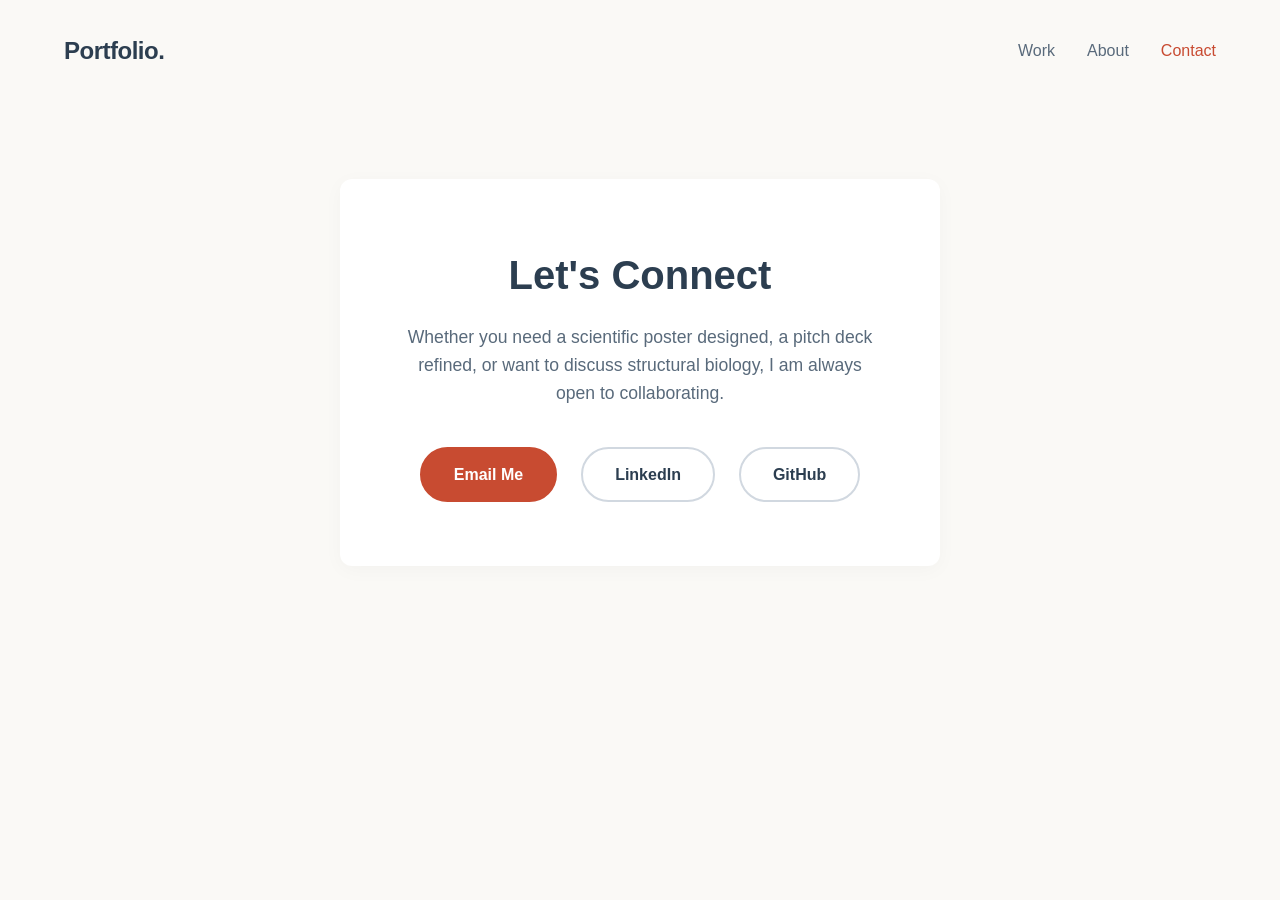
<file: contact.html>
<!DOCTYPE html>
<html lang="en">
<head>
  <meta charset="UTF-8">
  <meta name="viewport" content="width=device-width, initial-scale=1.0">
  <title>Contact - Scientific Design Portfolio</title>
  <link rel="stylesheet" href="css/style.css">
</head>
<body>

  <!-- Navigation -->
  <nav class="navbar">
    <div class="logo">Portfolio.</div>
    <ul class="nav-links">
      <li><a href="index.html">Work</a></li>
      <li><a href="about.html">About</a></li>
      <li><a href="contact.html" class="active">Contact</a></li>
    </ul>
  </nav>

  <!-- Contact Section -->
  <main class="contact-page">
    <div class="contact-container">
      <h1>Let's Connect</h1>
      <p>Whether you need a scientific poster designed, a pitch deck refined, or want to discuss structural biology, I am always open to collaborating.</p>
      
      <div class="contact-links">
        <!-- Replace the '#' with your actual links -->
        <a href="mailto:siddiquialia026@gmail.com" class="contact-btn">Email Me</a>
        <a href="https://www.linkedin.com/in/aliasiddiqui/" class="contact-btn outline">LinkedIn</a>
        <a href="https://github.com/aliasiddiqui6" class="contact-btn outline">GitHub</a>
      </div>
    </div>
  </main>

</body>
</html>
</file>
<file: css/style.css>
/* Base Styles & Typography */
:root {
  --bg-color: #faf9f6; /* Warm off-white */
  --text-primary: #2c3e50; /* Deep slate */
  --text-secondary: #596a7b;
  --accent-color: #c84b31; /* Earthy terracotta */
  --card-bg: #ffffff;
}

* {
  margin: 0;
  padding: 0;
  box-sizing: border-box;
}

body {
  font-family: 'Helvetica Neue', Helvetica, Arial, sans-serif;
  background-color: var(--bg-color);
  color: var(--text-primary);
  line-height: 1.6;
  padding: 0 5%;
}

/* Navigation */
.navbar {
  display: flex;
  justify-content: space-between;
  align-items: center;
  padding: 2rem 0;
}

.logo {
  font-size: 1.5rem;
  font-weight: bold;
  letter-spacing: -0.5px;
}

.nav-links {
  list-style: none;
  display: flex;
  gap: 2rem;
}

.nav-links a {
  text-decoration: none;
  color: var(--text-secondary);
  font-weight: 500;
  transition: color 0.2s;
}

.nav-links a:hover, .nav-links a.active {
  color: var(--accent-color);
}

/* Header */
.portfolio-header {
  text-align: center;
  margin: 4rem 0;
}

.portfolio-header h1 {
  font-size: 2.5rem;
  margin-bottom: 0.5rem;
}

.portfolio-header p {
  color: var(--text-secondary);
  font-size: 1.2rem;
}

/* About Me Hero Section */
.about-hero {
  display: flex;
  align-items: center;
  justify-content: space-between;
  gap: 4rem;
  margin: 5rem 0;
  padding: 3rem;
  background-color: white;
  border-radius: 12px;
  box-shadow: 0 4px 20px rgba(0,0,0,0.03);
}

.hero-content {
  flex: 1;
}

.hero-content h1 {
  font-size: 2.5rem;
  margin-bottom: 1.5rem;
  color: var(--text-primary);
  line-height: 1.2;
}

.hero-content p {
  font-size: 1.15rem;
  color: var(--text-secondary);
  margin-bottom: 1rem;
}

.hero-image {
  flex: 0 0 250px; /* Fixed width for the image container */
  display: flex;
  justify-content: center;
}

.hero-image img {
  width: 250px;
  height: 250px;
  border-radius: 50%;
  object-fit: cover;
  border: 4px solid var(--accent-color);
  box-shadow: 0 8px 16px rgba(0,0,0,0.1);
}

/* Make it responsive for mobile phones */
@media (max-width: 768px) {
  .about-hero {
    flex-direction: column-reverse;
    text-align: center;
    gap: 2rem;
    padding: 2rem;
  }
}

/* Filter Menu */
.filter-menu {
  display: flex;
  justify-content: center;
  flex-wrap: wrap;
  gap: 1rem;
  margin-bottom: 3rem;
}

.filter-btn {
  background: transparent;
  border: 1px solid #d1d8e0;
  padding: 0.5rem 1.2rem;
  border-radius: 30px;
  cursor: pointer;
  font-size: 0.95rem;
  color: var(--text-primary);
  transition: all 0.3s ease;
}

.filter-btn:hover, .filter-btn.active {
  background: var(--accent-color);
  color: white;
  border-color: var(--accent-color);
}

/* Poster Gallery Grid */
.poster-gallery {
  display: grid;
  grid-template-columns: repeat(auto-fill, minmax(320px, 1fr));
  gap: 2.5rem;
  margin-bottom: 5rem;
}

/* Individual Poster Card */
.poster-card {
  background-color: var(--card-bg);
  border-radius: 8px;
  overflow: hidden;
  position: relative;
  box-shadow: 0 4px 15px rgba(0,0,0,0.05);
  transition: transform 0.3s ease, box-shadow 0.3s ease;
}

.poster-card:hover {
  transform: translateY(-5px);
  box-shadow: 0 10px 25px rgba(0,0,0,0.1);
}

.poster-card img {
  width: 100%;
  height: auto; /* Removes the fixed 250px restriction */
  aspect-ratio: 1 / 1.414; /* Matches standard academic poster dimensions (A0/A1) */
  object-fit: contain; /* Ensures the whole poster fits inside without getting cropped */
  background-color: #f8f9fa; /* Adds a subtle gray background if ratios differ slightly */
  border-bottom: 1px solid #eee;
}

.card-content {
  padding: 1.5rem;
}

.card-content h3 {
  font-size: 1.1rem;
  margin-bottom: 0.5rem;
  line-height: 1.4;
}

.tags {
  font-size: 0.85rem;
  color: var(--accent-color);
}

/* Award Badge */
.badge {
  position: absolute;
  top: 15px;
  left: 15px;
  background-color: var(--accent-color);
  color: white;
  padding: 0.4rem 0.8rem;
  font-size: 0.8rem;
  font-weight: bold;
  border-radius: 4px;
  box-shadow: 0 2px 5px rgba(0,0,0,0.2);
}

/* Utility class for hiding filtered items */
.hide {
  display: none;
}

/* --- ABOUT PAGE STYLES --- */
.about-page {
  padding: 4rem 0;
}

.about-header {
  text-align: center;
  margin-bottom: 4rem;
}

.about-header h1 {
  font-size: 2.5rem;
  margin-bottom: 0.5rem;
}

.about-header p {
  color: var(--text-secondary);
  font-size: 1.2rem;
}

.about-grid {
  display: grid;
  grid-template-columns: 1fr 1fr;
  gap: 4rem;
  align-items: center;
  background-color: white;
  padding: 3rem;
  border-radius: 12px;
  box-shadow: 0 4px 20px rgba(0,0,0,0.03);
}

.about-text h2 {
  font-size: 1.8rem;
  margin-bottom: 1.5rem;
}

.about-text p {
  margin-bottom: 1.2rem;
  font-size: 1.1rem;
  color: var(--text-secondary);
}

.about-text h3 {
  margin-top: 2rem;
  margin-bottom: 1rem;
  font-size: 1.3rem;
}

.award-list {
  list-style-type: none;
}

.award-list li {
  padding: 0.5rem 0;
  border-bottom: 1px solid #eee;
  color: var(--text-secondary);
}

.award-list li strong {
  color: var(--accent-color);
}

.about-img {
  width: 100%;
  border-radius: 8px;
  box-shadow: 0 8px 16px rgba(0,0,0,0.1);
}

/* --- CONTACT PAGE STYLES --- */
.contact-page {
  display: flex;
  justify-content: center;
  align-items: center;
  min-height: 60vh;
}

.contact-container {
  text-align: center;
  background-color: white;
  padding: 4rem;
  border-radius: 12px;
  box-shadow: 0 4px 20px rgba(0,0,0,0.03);
  max-width: 600px;
}

.contact-container h1 {
  font-size: 2.5rem;
  margin-bottom: 1rem;
}

.contact-container p {
  color: var(--text-secondary);
  font-size: 1.1rem;
  margin-bottom: 2.5rem;
}

.contact-links {
  display: flex;
  gap: 1.5rem;
  justify-content: center;
  flex-wrap: wrap;
}

.contact-btn {
  display: inline-block;
  padding: 0.8rem 2rem;
  background-color: var(--accent-color);
  color: white;
  text-decoration: none;
  border-radius: 30px;
  font-weight: bold;
  transition: all 0.3s ease;
  border: 2px solid var(--accent-color);
}

.contact-btn:hover {
  background-color: transparent;
  color: var(--accent-color);
}

.contact-btn.outline {
  background-color: transparent;
  color: var(--text-primary);
  border-color: #d1d8e0;
}

.contact-btn.outline:hover {
  border-color: var(--accent-color);
  color: var(--accent-color);
}

/* Mobile Responsiveness for new pages */
@media (max-width: 768px) {
  .about-grid {
    grid-template-columns: 1fr;
    gap: 2rem;
    padding: 2rem;
  }
  .contact-container {
    padding: 2rem;
  }
}
</file>
